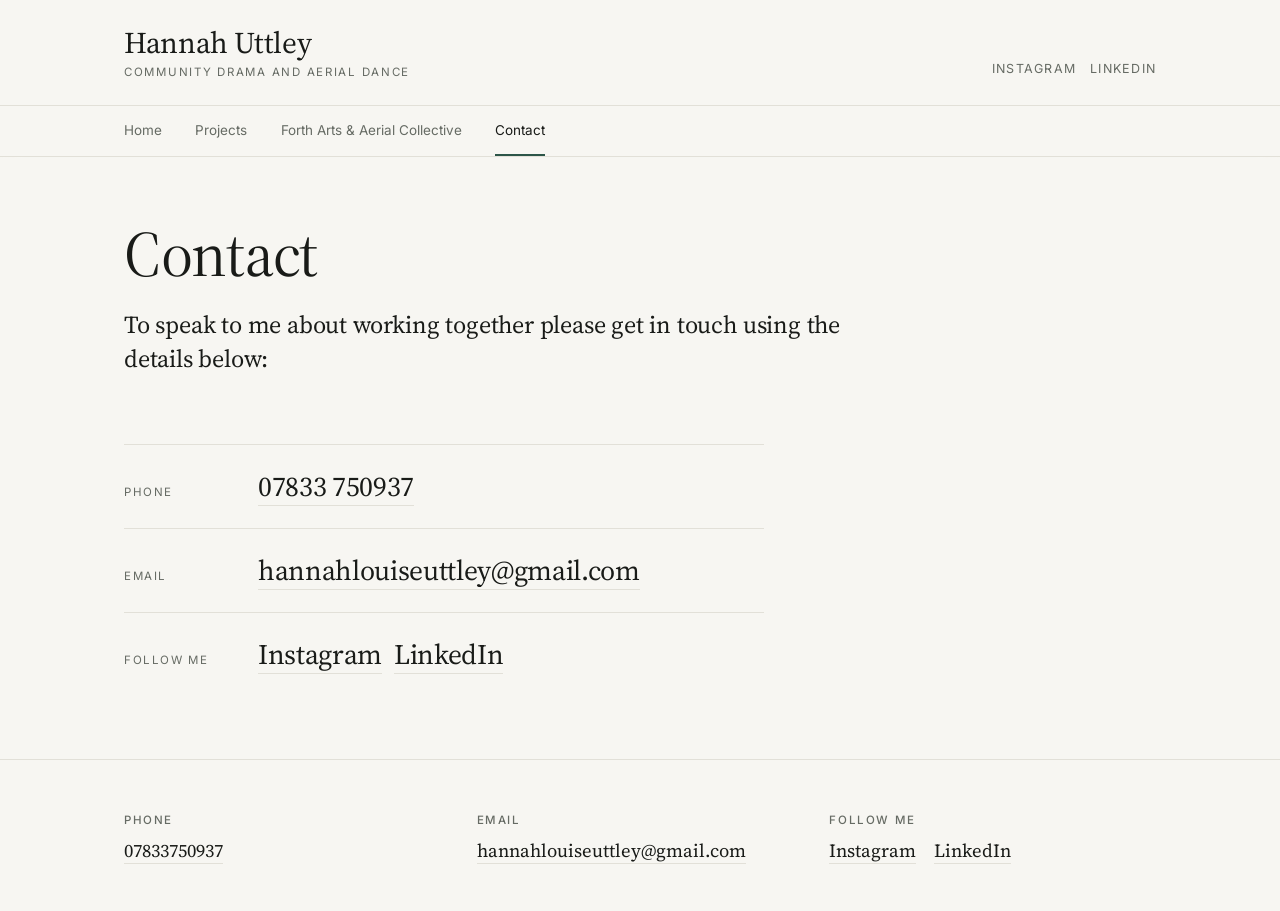
<file: contact.html>
<!DOCTYPE html>
<html lang="en-GB">
<head>
<meta charset="utf-8">
<meta name="viewport" content="width=device-width, initial-scale=1">
<title>Contact | Hannahuttley</title>
<link rel="preconnect" href="https://fonts.googleapis.com">
<link rel="preconnect" href="https://fonts.gstatic.com" crossorigin>
<link href="https://fonts.googleapis.com/css2?family=Inter:wght@400;500;600&family=Source+Serif+4:ital,opsz,wght@0,8..60,400;0,8..60,600;1,8..60,400&display=swap" rel="stylesheet">
<link rel="stylesheet" href="style.css">
</head>
<body>
<a class="skip" href="#main">Skip to content</a>

<header class="masthead">
  <div class="masthead-in">
    <a class="wordmark" href="index.html">
      <b>Hannah Uttley</b>
      <span>Community Drama and Aerial Dance</span>
    </a>
    <ul class="social">
      <li><a href="https://www.instagram.com/hannah_l_uttley/" target="_blank" rel="noopener">Instagram</a></li>
      <li><a href="https://www.linkedin.com/in/hannah-uttley-95b7008a/" target="_blank" rel="noopener">LinkedIn</a></li>
    </ul>
  </div>
</header>

<nav class="mainnav" aria-label="Main">
  <ul>
    <li><a href="index.html">Home</a></li>
    <li><a href="projects.html">Projects</a></li>
    <li><a href="forth-aerial-collective.html">Forth Arts &amp; Aerial Collective</a></li>
    <li><a href="contact.html" aria-current="page">Contact</a></li>
  </ul>
</nav>

<main id="main">
  <div class="wrap">

    <div class="pagehead">
      <h1>Contact</h1>
      <p class="lede measure" style="margin-top:20px">To speak to me about working together please get in touch using the details below:</p>
    </div>

    <ul class="details">
      <li>
        <span class="label">Phone</span>
        <span><a href="tel:07833750937">07833 750937</a></span>
      </li>
      <li>
        <span class="label">Email</span>
        <span><a href="mailto:hannahlouiseuttley@gmail.com">hannahlouiseuttley@gmail.com</a></span>
      </li>
      <li>
        <span class="label">Follow Me</span>
        <span>
          <a href="https://www.instagram.com/hannah_l_uttley/" target="_blank" rel="noopener">Instagram</a>
          &nbsp;
          <a href="https://www.linkedin.com/in/hannah-uttley-95b7008a/" target="_blank" rel="noopener">LinkedIn</a>
        </span>
      </li>
    </ul>

  </div>
</main>

<footer class="sitefoot">
  <div class="wrap footgrid">
    <div>
      <h2>Phone</h2>
      <p><a href="tel:07833750937">07833750937</a></p>
    </div>
    <div>
      <h2>Email</h2>
      <p><a href="mailto:hannahlouiseuttley@gmail.com">hannahlouiseuttley@gmail.com</a></p>
    </div>
    <div>
      <h2>Follow Me</h2>
      <ul>
        <li><a href="https://www.instagram.com/hannah_l_uttley/" target="_blank" rel="noopener">Instagram</a></li>
        <li><a href="https://www.linkedin.com/in/hannah-uttley-95b7008a/" target="_blank" rel="noopener">LinkedIn</a></li>
      </ul>
    </div>
  </div>
</footer>

</body>
</html>
</file>
<file: style.css>
/* Hannah Uttley — Community Drama and Aerial Dance
   Static site. No build step, no JavaScript framework.
   ------------------------------------------------------------------
   Swapping in local photographs: every <img> has a src (a resized copy
   served by the old host) and an onerror fallback (the full-size
   original). Replace the src with e.g. images/wingspan.jpg and delete
   the onerror attribute.
   ------------------------------------------------------------------ */

:root{
  --paper:#F7F6F2;
  --card:#FFFFFF;
  --ink:#191B18;
  --soft:#666B64;
  --line:#E2E0D8;
  --accent:#2C5548;
  --accent-soft:#E5EDE8;
  --wrap:1120px;
  --gap:clamp(14px,2vw,26px);
}

*{box-sizing:border-box;margin:0;padding:0}
html{scroll-behavior:smooth;-webkit-text-size-adjust:100%;scroll-padding-top:80px}

body{
  background:var(--paper);
  color:var(--ink);
  font-family:"Source Serif 4",Georgia,"Times New Roman",serif;
  font-size:clamp(16.5px,.4vw + 15.2px,18.5px);
  line-height:1.68;
  -webkit-font-smoothing:antialiased;
}

img{display:block;max-width:100%;height:auto}
a{color:inherit}
::selection{background:var(--accent-soft)}
:focus-visible{outline:2px solid var(--accent);outline-offset:3px;border-radius:2px}

.wrap{max-width:var(--wrap);margin:0 auto;padding:0 clamp(18px,4vw,44px)}
.ui{font-family:"Inter",system-ui,-apple-system,sans-serif}

/* skip link ---------------------------------------------------------- */
.skip{position:absolute;left:-9999px;top:0;background:var(--ink);color:var(--paper);
  padding:10px 16px;z-index:100;font-family:"Inter",sans-serif;font-size:14px}
.skip:focus{left:8px;top:8px}

/* masthead ----------------------------------------------------------- */
.masthead{border-bottom:1px solid var(--line);background:var(--paper)}
.masthead-in{max-width:var(--wrap);margin:0 auto;padding:clamp(16px,2.4vw,26px) clamp(18px,4vw,44px);
  display:flex;flex-wrap:wrap;align-items:flex-end;justify-content:space-between;gap:14px 24px}
.wordmark{text-decoration:none;line-height:1.15}
.wordmark b{display:block;font-weight:400;font-size:clamp(22px,2.4vw,30px);letter-spacing:-.012em}
.wordmark span{display:block;font-family:"Inter",sans-serif;font-size:11.5px;letter-spacing:.15em;
  text-transform:uppercase;color:var(--soft);margin-top:5px}
.social{display:flex;gap:14px;align-items:center;list-style:none;
  font-family:"Inter",sans-serif;font-size:12.5px;letter-spacing:.1em;text-transform:uppercase}
.social a{color:var(--soft);text-decoration:none;transition:color .2s}
.social a:hover{color:var(--accent)}

/* navigation --------------------------------------------------------- */
.mainnav{position:sticky;top:0;z-index:50;background:rgba(247,246,242,.94);
  backdrop-filter:blur(10px);border-bottom:1px solid var(--line)}
.mainnav ul{max-width:var(--wrap);margin:0 auto;padding:0 clamp(18px,4vw,44px);
  display:flex;gap:clamp(14px,2.6vw,34px);list-style:none;overflow-x:auto;scrollbar-width:none}
.mainnav ul::-webkit-scrollbar{display:none}
.mainnav a{display:block;padding:13px 0;text-decoration:none;white-space:nowrap;
  font-family:"Inter",sans-serif;font-size:13.5px;color:var(--soft);
  border-bottom:2px solid transparent;transition:color .2s,border-color .2s}
.mainnav a:hover{color:var(--ink)}
.mainnav a[aria-current="page"]{color:var(--ink);border-bottom-color:var(--accent)}

/* headings ----------------------------------------------------------- */
h1{font-weight:400;font-size:clamp(32px,5.6vw,64px);line-height:1.06;letter-spacing:-.02em}
h2{font-weight:400;font-size:clamp(25px,3.6vw,42px);line-height:1.14;letter-spacing:-.016em}
h3{font-weight:600;font-size:clamp(19px,2.1vw,25px);line-height:1.22;letter-spacing:-.01em}
h2 a,h3 a{text-decoration:none;background-image:linear-gradient(var(--accent),var(--accent));
  background-repeat:no-repeat;background-size:0% 1px;background-position:0 100%;
  transition:background-size .35s ease,color .25s}
h2 a:hover,h3 a:hover{color:var(--accent);background-size:100% 1px}

p + p{margin-top:1.05em}
.lede{font-size:clamp(19px,1.9vw,26px);line-height:1.4;letter-spacing:-.008em}

/* generic page furniture --------------------------------------------- */
.pagehead{padding:clamp(38px,7vh,86px) 0 clamp(22px,3.5vh,40px)}
.section{padding:clamp(38px,6vh,76px) 0;border-top:1px solid var(--line)}
.section:first-of-type{border-top:0}
.eyebrow{font-family:"Inter",sans-serif;font-size:11.5px;letter-spacing:.16em;
  text-transform:uppercase;color:var(--accent);margin-bottom:14px}
.measure{max-width:64ch}
.credit{font-family:"Inter",sans-serif;font-size:12.5px;color:var(--soft);margin-top:12px}

/* home: statement ---------------------------------------------------- */
.statement{display:grid;gap:clamp(24px,4vw,56px);align-items:start;
  padding:clamp(34px,6vh,80px) 0 clamp(28px,4.5vh,56px)}
@media(min-width:880px){.statement{grid-template-columns:1.25fr .75fr}}
.portrait{overflow:hidden;background:var(--accent-soft);border-radius:2px;max-width:420px}
.portrait img{width:100%;aspect-ratio:1;object-fit:cover}
.mailto{display:inline-block;margin-top:22px;font-family:"Inter",sans-serif;font-size:15px;
  text-decoration:none;color:var(--accent);border-bottom:1px solid var(--line);padding-bottom:3px;
  transition:border-color .25s}
.mailto:hover{border-color:var(--accent)}
.bio{margin-top:clamp(26px,4vh,44px);max-width:60ch}

/* image index -------------------------------------------------------- */
.index{list-style:none;display:grid;gap:var(--gap);grid-template-columns:repeat(2,1fr)}
@media(min-width:780px){.index{grid-template-columns:repeat(3,1fr)}}
.index li{opacity:0;animation:rise .7s cubic-bezier(.16,1,.3,1) forwards}
.index li:nth-child(1){animation-delay:.05s}
.index li:nth-child(2){animation-delay:.11s}
.index li:nth-child(3){animation-delay:.17s}
.index li:nth-child(4){animation-delay:.23s}
.index li:nth-child(5){animation-delay:.29s}
.index li:nth-child(6){animation-delay:.35s}
.index li:nth-child(7){animation-delay:.41s}
.index li:nth-child(8){animation-delay:.47s}
@keyframes rise{from{opacity:0;transform:translateY(16px)}to{opacity:1;transform:none}}

.tile{display:block;text-decoration:none;height:100%}
.tile .shot{overflow:hidden;background:var(--accent-soft);border-radius:2px;aspect-ratio:4/3}
.tile .shot img{width:100%;height:100%;object-fit:cover;
  transition:transform .9s cubic-bezier(.16,1,.3,1)}
.tile:hover .shot img,.tile:focus-visible .shot img{transform:scale(1.05)}
.tile .shot.text-only{display:grid;place-items:center;background:var(--accent);
  color:var(--paper);padding:18px;text-align:center}
.tile .shot.text-only span{font-family:"Inter",sans-serif;font-size:12px;letter-spacing:.18em;
  text-transform:uppercase}
.tile .name{display:block;margin-top:11px;font-size:clamp(16px,1.5vw,19.5px);line-height:1.24;
  letter-spacing:-.01em;
  background-image:linear-gradient(var(--accent),var(--accent));background-repeat:no-repeat;
  background-size:0% 1px;background-position:0 100%;transition:background-size .35s ease,color .25s}
.tile:hover .name,.tile:focus-visible .name{color:var(--accent);background-size:100% 1px}

/* project entries ---------------------------------------------------- */
.entry{padding:clamp(34px,5.5vh,72px) 0;border-top:1px solid var(--line)}
.entry:first-of-type{border-top:0;padding-top:clamp(10px,2vh,24px)}
.entry > .measure + .gallery,.entry > * + .gallery{margin-top:clamp(20px,3vh,34px)}
.entry h2,.entry h3{margin-bottom:16px}
.entry h3{margin-top:clamp(24px,3.5vh,40px)}
.entry h2 + h3{margin-top:clamp(18px,2.5vh,28px)}

.gallery{display:grid;gap:var(--gap);grid-template-columns:1fr}
@media(min-width:640px){.gallery.two{grid-template-columns:repeat(2,1fr)}
  .gallery.three{grid-template-columns:repeat(3,1fr)}}
.gallery figure{margin:0}
.gallery .shot{overflow:hidden;background:var(--accent-soft);border-radius:2px;aspect-ratio:3/2}
.gallery .shot img{width:100%;height:100%;object-fit:cover;
  transition:transform .9s cubic-bezier(.16,1,.3,1)}
.gallery figure:hover .shot img{transform:scale(1.04)}
.gallery figcaption{font-family:"Inter",sans-serif;font-size:12.5px;color:var(--soft);margin-top:10px}

.inline-link{color:var(--accent);text-decoration:none;
  border-bottom:1px solid rgba(44,85,72,.35);transition:border-color .25s}
.inline-link:hover{border-color:var(--accent)}

/* video -------------------------------------------------------------- */
.video{margin-top:clamp(20px,3vh,34px);max-width:940px}
.video .ratio{position:relative;aspect-ratio:16/9;background:var(--ink);border-radius:2px;overflow:hidden}
.video iframe{position:absolute;inset:0;width:100%;height:100%;border:0}

/* quotes ------------------------------------------------------------- */
.quotes{display:grid;gap:var(--gap);margin-top:clamp(24px,4vh,40px)}
@media(min-width:820px){.quotes{grid-template-columns:repeat(2,1fr)}}
blockquote{background:var(--card);border-left:2px solid var(--accent);
  padding:clamp(20px,2.6vw,30px);font-size:clamp(17px,1.4vw,20px);line-height:1.5;
  font-style:italic;border-radius:0 2px 2px 0}

/* logos -------------------------------------------------------------- */
.logos{display:flex;flex-wrap:wrap;gap:clamp(16px,3vw,40px);align-items:center;
  margin-top:clamp(24px,4vh,42px)}
.logos img{width:clamp(88px,12vw,140px);height:auto}
.funder{font-family:"Inter",sans-serif;font-size:13px;color:var(--soft);margin-top:18px}

/* buttons ------------------------------------------------------------ */
.button{display:inline-block;margin-top:20px;font-family:"Inter",sans-serif;font-size:15px;
  font-weight:500;text-decoration:none;background:var(--accent);color:var(--paper);
  padding:11px 22px;border-radius:2px;transition:background .25s,transform .25s}
.button:hover{background:#22443A;transform:translateY(-2px)}

/* contact ------------------------------------------------------------ */
.details{list-style:none;margin-top:clamp(26px,4vh,44px);max-width:640px}
.details li{display:grid;gap:2px 24px;padding:18px 0;border-top:1px solid var(--line)}
@media(min-width:560px){.details li{grid-template-columns:110px 1fr;align-items:baseline}}
.details dt,.details .label{font-family:"Inter",sans-serif;font-size:11.5px;letter-spacing:.14em;
  text-transform:uppercase;color:var(--soft)}
.details a{text-decoration:none;font-size:clamp(19px,2.4vw,28px);letter-spacing:-.012em;
  border-bottom:1px solid var(--line);transition:border-color .25s,color .25s}
.details a:hover{color:var(--accent);border-color:var(--accent)}

/* footer ------------------------------------------------------------- */
.sitefoot{border-top:1px solid var(--line);margin-top:clamp(40px,7vh,90px);
  padding:clamp(34px,6vh,72px) 0 clamp(34px,5vh,60px)}
.footgrid{display:grid;gap:26px}
@media(min-width:720px){.footgrid{grid-template-columns:repeat(3,1fr)}}
.footgrid h2{font-family:"Inter",sans-serif;font-size:11.5px;letter-spacing:.14em;
  text-transform:uppercase;color:var(--soft);margin-bottom:8px;font-weight:500}
.footgrid a{text-decoration:none;border-bottom:1px solid var(--line);transition:border-color .25s,color .25s}
.footgrid a:hover{color:var(--accent);border-color:var(--accent)}
.footgrid ul{list-style:none;display:flex;gap:18px;flex-wrap:wrap}

@media(prefers-reduced-motion:reduce){
  *{animation:none !important;transition-duration:.01ms !important}
  .index li{opacity:1}
}

@media print{
  .mainnav,.skip,.video,.index{display:none}
  body{background:#fff;font-size:10.5pt;line-height:1.4}
  .entry{break-inside:avoid;border-top:.5pt solid #999}
  a{color:#000;text-decoration:none}
}
</file>
